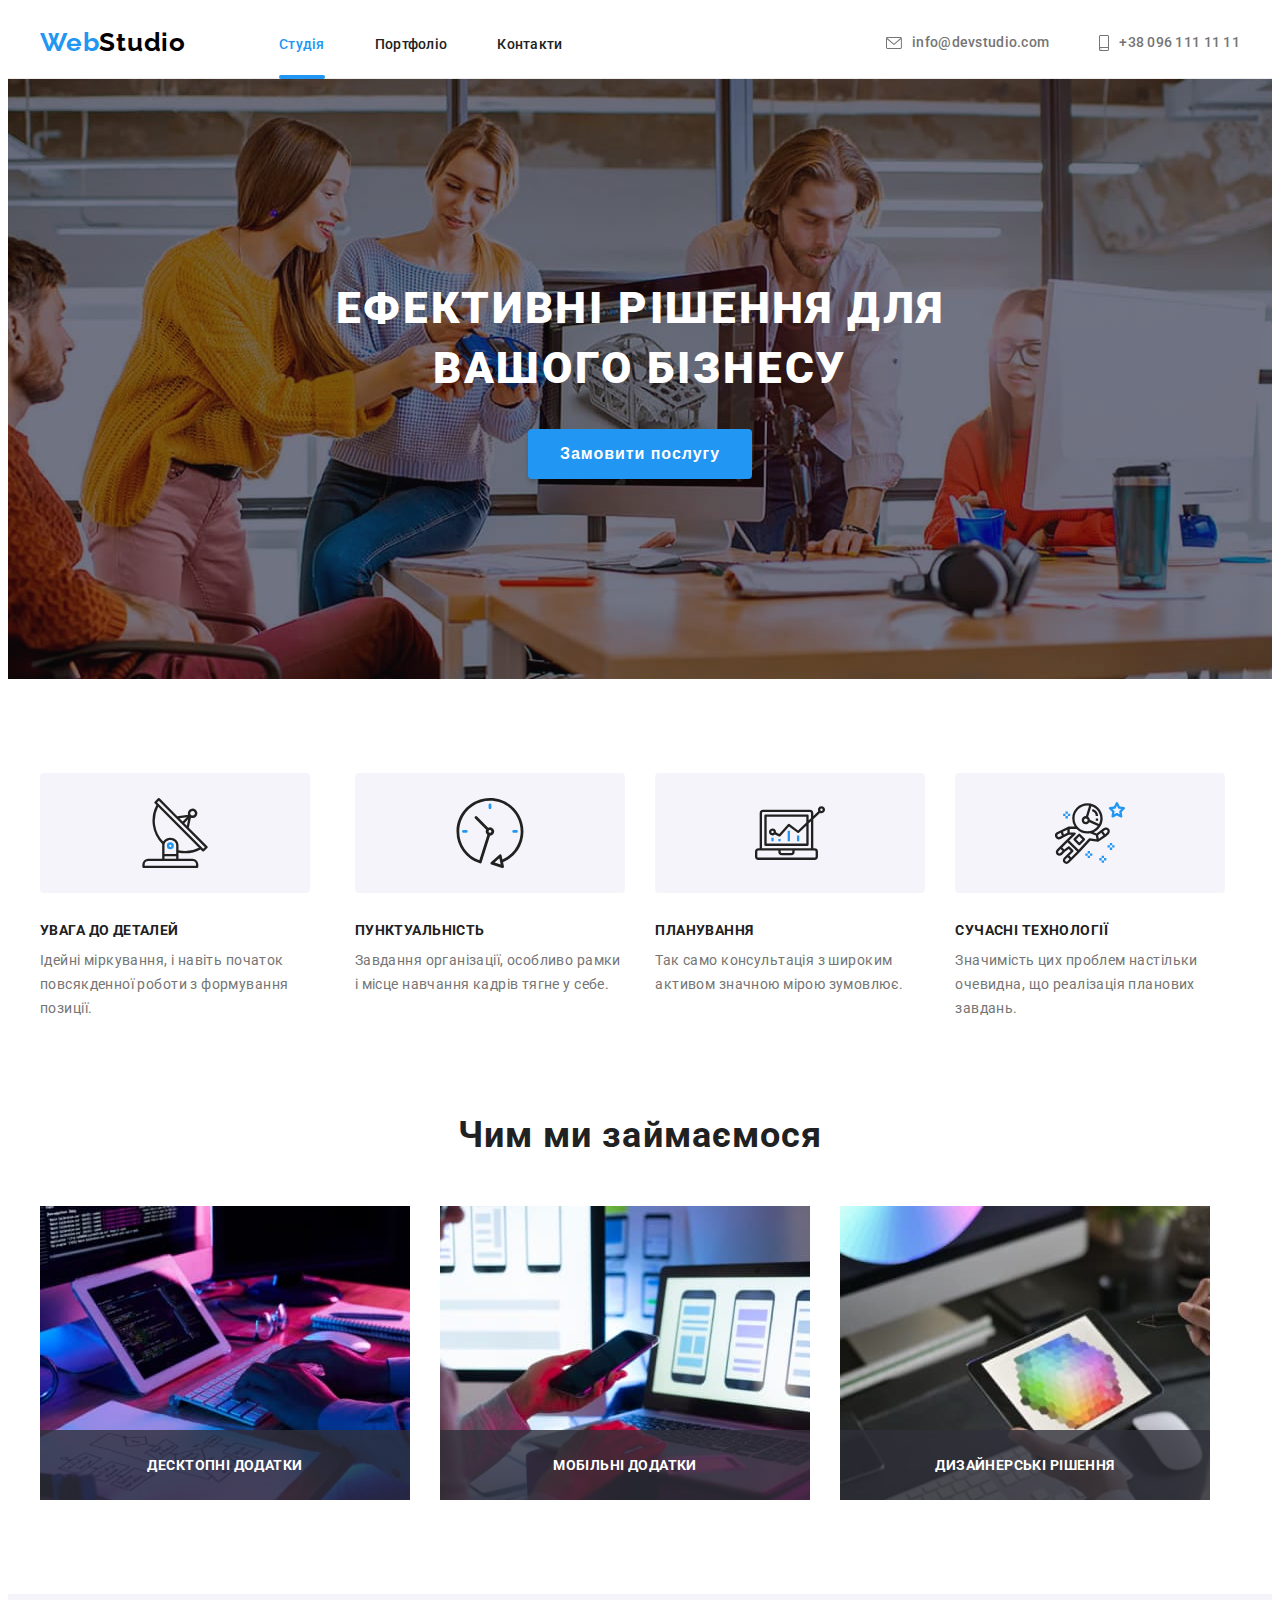
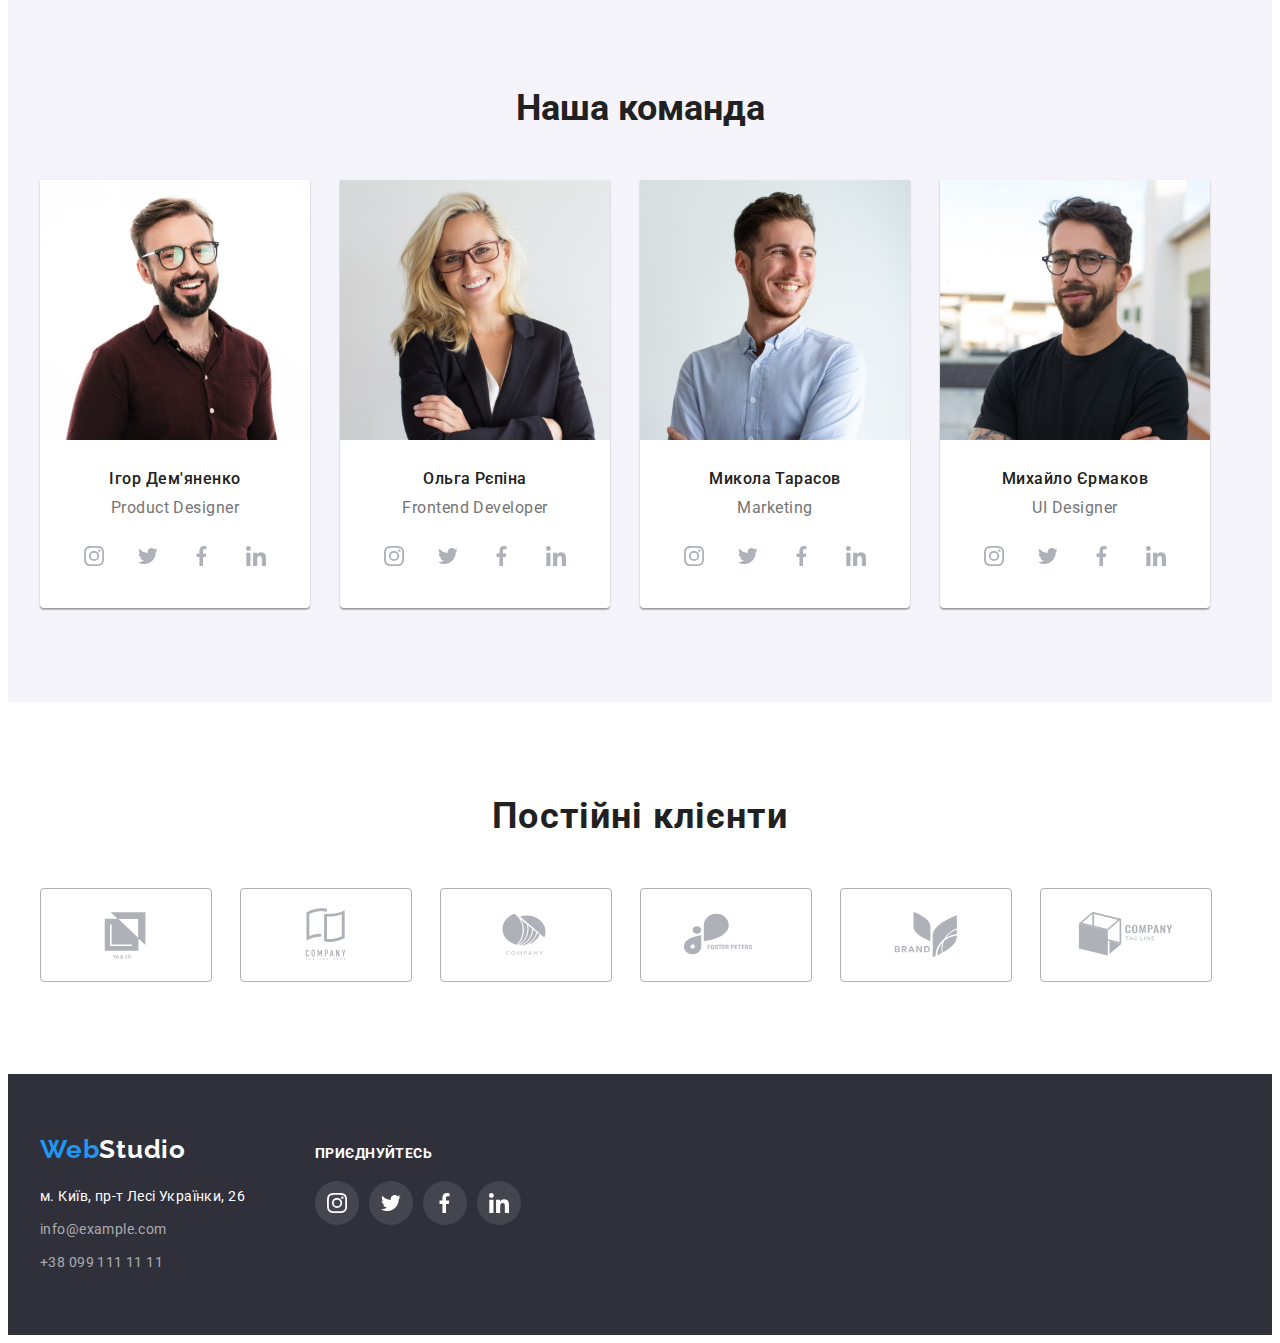
<file: index.html>
<!DOCTYPE html>
<html lang="uk">
  <head>
    <meta charset="UTF-8" />
    <meta http-equiv="X-UA-Compatible" content="IE=edge" />
    <meta name="viewport" content="width=device-width, initial-scale=1.0" />
    <title>Студія</title>

    <link rel="preconnect" href="https://fonts.googleapis.com" />
    <link rel="preconnect" href="https://fonts.gstatic.com" crossorigin />
    <link
      href="https://fonts.googleapis.com/css2?family=Raleway:wght@700&family=Roboto:wght@400;500;700;900&display=swap"
      rel="stylesheet"
    />
    <link
      rel="stylesheet"
      href="https://cdnjs.cloudflare.com/ajax/libs/modern-normalize/1.1.0/modern-normalize.min.css"
      integrity="sha512-wpPYUAdjBVSE4KJnH1VR1HeZfpl1ub8YT/NKx4PuQ5NmX2tKuGu6U/JRp5y+Y8XG2tV+wKQpNHVUX03MfMFn9Q=="
      crossorigin="anonymous"
      referrerpolicy="no-referrer"
    />
    <link rel="stylesheet" href="./css/styles.css" />
  </head>

  <body>
    <!--Site header-->
    <header class="head">
      <div class="container site-head">
        <a href="" class="logo link"
          >Web<span class="logo-part-2">Studio</span></a
        >
        <nav class="site-navigation">
          <ul class="nav-list list">
            <li class="header-item">
              <a href="./index.html" class="navigation-link link current"
                >Студія</a
              >
            </li>
            <li class="header-item">
              <a href="./portfolio.html" class="navigation-link link"
                >Портфоліо</a
              >
            </li>
            <li class="header-item">
              <a href="" class="navigation-link link">Контакти</a>
            </li>
          </ul>
        </nav>
        <ul class="header-list list">
          <li class="contact">
            <a href="mailto:info@devstudio.com" class="contact-link link"
              ><svg class="contact-icon" width="16px" height="12px">
                <use
                  href="./images/decorations/decorations.svg#icon-envelope"
                ></use></svg
              >info@devstudio.com</a
            >
          </li>
          <li class="contact">
            <a href="tel:+380961111111" class="contact-link link"
              ><svg class="contact-icon" width="10px" height="16px">
                <use
                  href="./images/decorations/decorations.svg#icon-smartphone"
                ></use></svg
              ><span>+38 096 111 11 11</span></a
            >
          </li>
        </ul>
      </div>
    </header>
    <main>
      <!-- Hero -->
      <!-- <section class="hero section"> -->
      <section class="hero">
        <div class="container">
          <h1 class="hero-title">
            Ефективні рішення для<br />
            вашого бізнесу
          </h1>
          <button data-modal-open type="button" class="order-btn" >Замовити послугу</button>
        </div>
      </section>

      <!--benefits-->
      <section class="section">
        <div class="container">
          <h2 class="hidden-title">Переваги</h2>
          <ul class="benefits-list list">
            <li class="benefit-child">
              <div class="benefit-container">
                <svg class="benefit-cont">
                  <use
                    href="./images/decorations/decorations.svg#icon-anten"
                  ></use>
                </svg>
              </div>
              <h3 class="benefits-header">УВАГА ДО ДЕТАЛЕЙ</h3>
              <p class="benefits-item">
                Ідейні міркування, і навіть початок повсякденної роботи з
                формування позиції.
              </p>
            </li>
            <li class="benefit-child">
              <div class="benefit-container">
                <svg class="benefit-cont">
                  <use
                    href="./images/decorations/decorations.svg#icon-clock"
                  ></use>
                </svg>
              </div>
              <h3 class="benefits-header">ПУНКТУАЛЬНІСТЬ</h3>
              <p class="benefits-item">
                Завдання організації, особливо рамки і місце навчання кадрів
                тягне у себе.
              </p>
            </li>
            <li class="benefit-child">
              <div class="benefit-container">
                <svg class="benefit-cont">
                  <use
                    href="./images/decorations/decorations.svg#icon-diagram"
                  ></use>
                </svg>
              </div>
              <h3 class="benefits-header">ПЛАНУВАННЯ</h3>
              <p class="benefits-item">
                Так само консультація з широким активом значною мірою зумовлює.
              </p>
            </li>
            <li class="benefit-child">
              <div class="benefit-container">
                <svg class="benefit-cont">
                  <use
                    href="./images/decorations/decorations.svg#icon-astronaut"
                  ></use>
                </svg>
              </div>
              <h3 class="benefits-header">СУЧАСНІ ТЕХНОЛОГІЇ</h3>
              <p class="benefits-item">
                Значимість цих проблем настільки очевидна, що реалізація
                планових завдань.
              </p>
            </li>
          </ul>
        </div>
      </section>
      <!--Examples-->
      <section class="padding-fix section">
        <div class="container">
          <h2 class="examlpes-head">Чим ми займаємося</h2>
          <ul class="list examples">
            <li class="example-item">
              <img
                src="./images/pack1/keyboard.jpg"
                alt="робота за клавіатурою"
                width="370"
              />
              <div class="examples-div">Десктопні додатки</div>
            </li>
            <li class="example-item">
              <img
                src="./images/pack1/phone.jpg"
                alt="робота на телефоні"
                width="370"
              />
              <div class="examples-div">Мобільні додатки</div>
            </li>
            <li class="example-item">
              <img
                src="./images/pack1/tablet.jpg"
                alt="робота за планшетом"
                width="370"
              />
              <div class="examples-div">Дизайнерські рішення</div>
            </li>
          </ul>
        </div>
      </section>
      <!--Team-->
      <section class="team section">
        <div class="container">
          <h2 class="team-title">Наша команда</h2>
          <ul class="list tim-list">
            <li class="team-child">
              <img
                src="./images/pack1/productdesigner.jpg"
                alt="Product Designer"
                width="270"
              />
              <div class="team-cont">
                <h3 class="team-name">Ігор Дем'яненко</h3>
                <p class="team-description">Product Designer</p>
                <ul class="team-social">
                  <li class="tam-social-item">
                    <a href="" class="team-social-link">
                      <svg class="team-social-icon" width="20" height="20">
                        <use
                          href="./images/decorations/decorations.svg#icon-instagram"
                        ></use>
                      </svg>
                    </a>
                  </li>
                  <li class="tam-social-item">
                    <a href="" class="team-social-link">
                      <svg class="team-social-icon" width="20" height="20">
                        <use
                          href="./images/decorations/decorations.svg#icon-twitter"
                        ></use>
                      </svg>
                    </a>
                  </li>
                  <li class="tam-social-item">
                    <a href="" class="team-social-link">
                      <svg class="team-social-icon" width="20" height="20">
                        <use
                          href="./images/decorations/decorations.svg#icon-facebook"
                        ></use>
                      </svg>
                    </a>
                  </li>
                  <li class="tam-social-item">
                    <a href="" class="team-social-link">
                      <svg class="team-social-icon" width="20" height="20">
                        <use
                          href="./images/decorations/decorations.svg#icon-linkedin"
                        ></use>
                      </svg>
                    </a>
                  </li>
                </ul>
              </div>
            </li>
            <li class="team-child">
              <img
                src="./images/pack1/frontenddeveloper.jpg"
                alt="Frontend Developer"
                width="270"
              />
              <div class="team-cont">
                <h3 class="team-name">Ольга Рєпіна</h3>
                <p class="team-description">Frontend Developer</p>
                <ul class="team-social">
                  <li class="tam-social-item">
                    <a href="" class="team-social-link">
                      <svg class="team-social-icon" width="20" height="20">
                        <use
                          href="./images/decorations/decorations.svg#icon-instagram"
                        ></use>
                      </svg>
                    </a>
                  </li>
                  <li class="tam-social-item">
                    <a href="" class="team-social-link">
                      <svg class="team-social-icon" width="20" height="20">
                        <use
                          href="./images/decorations/decorations.svg#icon-twitter"
                        ></use>
                      </svg>
                    </a>
                  </li>
                  <li class="tam-social-item">
                    <a href="" class="team-social-link">
                      <svg class="team-social-icon" width="20" height="20">
                        <use
                          href="./images/decorations/decorations.svg#icon-facebook"
                        ></use>
                      </svg>
                    </a>
                  </li>
                  <li class="tam-social-item">
                    <a href="" class="team-social-link">
                      <svg class="team-social-icon" width="20" height="20">
                        <use
                          href="./images/decorations/decorations.svg#icon-linkedin"
                        ></use>
                      </svg>
                    </a>
                  </li>
                </ul>
              </div>
            </li>
            <li class="team-child">
              <img
                src="./images/pack1/marketing.jpg"
                alt="Marketing"
                width="270"
              />
              <div class="team-cont">
                <h3 class="team-name">Микола Тарасов</h3>
                <p class="team-description">Marketing</p>
                <ul class="team-social">
                  <li class="tam-social-item">
                    <a href="" class="team-social-link">
                      <svg class="team-social-icon" width="20" height="20">
                        <use
                          href="./images/decorations/decorations.svg#icon-instagram"
                        ></use>
                      </svg>
                    </a>
                  </li>
                  <li class="tam-social-item">
                    <a href="" class="team-social-link">
                      <svg class="team-social-icon" width="20" height="20">
                        <use
                          href="./images/decorations/decorations.svg#icon-twitter"
                        ></use>
                      </svg>
                    </a>
                  </li>
                  <li class="tam-social-item">
                    <a href="" class="team-social-link">
                      <svg class="team-social-icon" width="20" height="20">
                        <use
                          href="./images/decorations/decorations.svg#icon-facebook"
                        ></use>
                      </svg>
                    </a>
                  </li>
                  <li class="tam-social-item">
                    <a href="" class="team-social-link">
                      <svg class="team-social-icon" width="20" height="20">
                        <use
                          href="./images/decorations/decorations.svg#icon-linkedin"
                        ></use>
                      </svg>
                    </a>
                  </li>
                </ul>
              </div>
            </li>
            <li class="team-child">
              <img
                src="./images/pack1/uidesigner.jpg"
                alt="UI Designer"
                width="270"
              />
              <div class="team-cont">
                <h3 class="team-name">Михайло Єрмаков</h3>
                <p class="team-description">UI Designer</p>
                <ul class="team-social">
                  <li class="tam-social-item">
                    <a href="" class="team-social-link">
                      <svg class="team-social-icon" width="20" height="20">
                        <use
                          href="./images/decorations/decorations.svg#icon-instagram"
                        ></use>
                      </svg>
                    </a>
                  </li>
                  <li class="tam-social-item">
                    <a href="" class="team-social-link">
                      <svg class="team-social-icon" width="20" height="20">
                        <use
                          href="./images/decorations/decorations.svg#icon-twitter"
                        ></use>
                      </svg>
                    </a>
                  </li>
                  <li class="tam-social-item">
                    <a href="" class="team-social-link">
                      <svg class="team-social-icon" width="20" height="20">
                        <use
                          href="./images/decorations/decorations.svg#icon-facebook"
                        ></use>
                      </svg>
                    </a>
                  </li>
                  <li class="tam-social-item">
                    <a href="" class="team-social-link">
                      <svg class="team-social-icon" width="20" height="20">
                        <use
                          href="./images/decorations/decorations.svg#icon-linkedin"
                        ></use>
                      </svg>
                    </a>
                  </li>
                </ul>
              </div>
            </li>
          </ul>
        </div>
      </section>
      <!--clients-->
      <section class="section">
        <div class="container">
          <h2 class="clients-header">Постійні клієнти</h2>
          <ul class="clients">
            <li class="clients-child">
              <a href="" class="clients-item">
                
                  <svg class="clients-icon">
                    <use
                      href="./images/decorations/decorations.svg#icon-tag-line"
                    ></use>
                  </svg>
             
              </a>
            </li>
            <li class="clients-child">
              <a href="" class="clients-item">
            
                  <svg class="clients-icon">
                    <use
                      href="./images/decorations/decorations.svg#icon-tagline"
                    ></use>
                  </svg>
             
              </a>
            </li>
            <li class="clients-child">
              <a href="" class="clients-item">
        
                  <svg class="clients-icon">
                    <use
                      href="./images/decorations/decorations.svg#icon-company"
                    ></use>
                  </svg>
         
              </a>
            </li>
            <li class="clients-child">
              <a href="" class="clients-item">
       
                  <svg class="clients-icon">
                    <use
                      href="./images/decorations/decorations.svg#icon-foster"
                    ></use>
                  </svg>
        
              </a>
            </li>
            <li class="clients-child">
              <a href="" class="clients-item">
       
                  <svg class="clients-icon">
                    <use
                      href="./images/decorations/decorations.svg#icon-brand"
                    ></use>
                  </svg>
        
              </a>
            </li>
            <li class="clients-child">
              <a href="" class="clients-item">
      
                  <svg class="clients-icon">
                    <use
                      href="./images/decorations/decorations.svg#icon-yaco"
                    ></use>
                  </svg>
       
              </a>
            </li>
          </ul>
        </div>
      </section>
    </main>
    <!--footer-->
    <footer class="bottom section">
      <div class="container footer-box">
        <div class="footer-adress-section">
          <a href="" class="logo link"
            >Web<span class="logo-footer">Studio</span></a
          >
          <address class="bottom-address">
            <ul class="list contact-list">
              <li class="contact-child">
                <a
                  class="adress-link link"
                  href="https://www.google.com.ua/maps/place/%D0%B1%D1%83%D0%BB.+%D0%9B%D0%B5%D1%81%D0%B8+%D0%A3%D0%BA%D1%80%D0%B0%D0%B8%D0%BD%D0%BA%D0%B8,+26,+%D0%9A%D0%B8%D0%B5%D0%B2,+02000/@50.4265841,30.5361971,17z/data=!3m1!4b1!4m5!3m4!1s0x40d4cf0e033ecbe9:0x57a4dffefec77da0!8m2!3d50.4265807!4d30.5383858?hl=ru"
                  >м. Київ, пр-т Лесі Українки, 26</a
                >
              </li>
              <li class="contact-child">
                <a href="mailto:info@example.com" class="link bottom-contact"
                  >info@example.com</a
                >
              </li>
              <li class="contact-child">
                <a href="tel:+380991111111" class="bottom-contact link"
                  >+38 099 111 11 11</a
                >
              </li>
            </ul>
          </address>
        </div>
        <div class="footer-links-section">
          <h2 class="footer-header">приєднуйтесь</h2>
          <ul class="social-footer">
            <li class="tam-social-item-footer">
              <a href="" class="team-social-link-footer">
                <svg class="team-social-icon" width="20" height="20">
                  <use
                    href="./images/decorations/decorations.svg#icon-instagram"
                  ></use>
                </svg>
              </a>
            </li>
            <li class="tam-social-item">
              <a href="" class="team-social-link-footer">
                <svg class="team-social-icon" width="20" height="20">
                  <use
                    href="./images/decorations/decorations.svg#icon-twitter"
                  ></use>
                </svg>
              </a>
            </li>
            <li class="tam-social-item">
              <a href="" class="team-social-link-footer">
                <svg class="team-social-icon" width="20" height="20">
                  <use
                    href="./images/decorations/decorations.svg#icon-facebook"
                  ></use>
                </svg>
              </a>
            </li>
            <li class="tam-social-item">
              <a href="" class="team-social-link-footer">
                <svg class="team-social-icon" width="20" height="20">
                  <use
                    href="./images/decorations/decorations.svg#icon-linkedin"
                  ></use>
                </svg>
              </a>
            </li>
          </ul>
        </div>
      </div>
    </footer>


    <!-- Modal -->

<div data-modal class="backdrop is-hidden">
  <div class="modal">
<button data-modal-close class="closer">
    <svg width="11" height="11">
      <use  
        href="./images/decorations/decorations.svg#icon-cross"
      ></use>
    </svg>

  </button>
  </div>
</div>



    <!-- Script-->
    <script src="./js/modal.js"></script>
  </body>
</html>
</file>
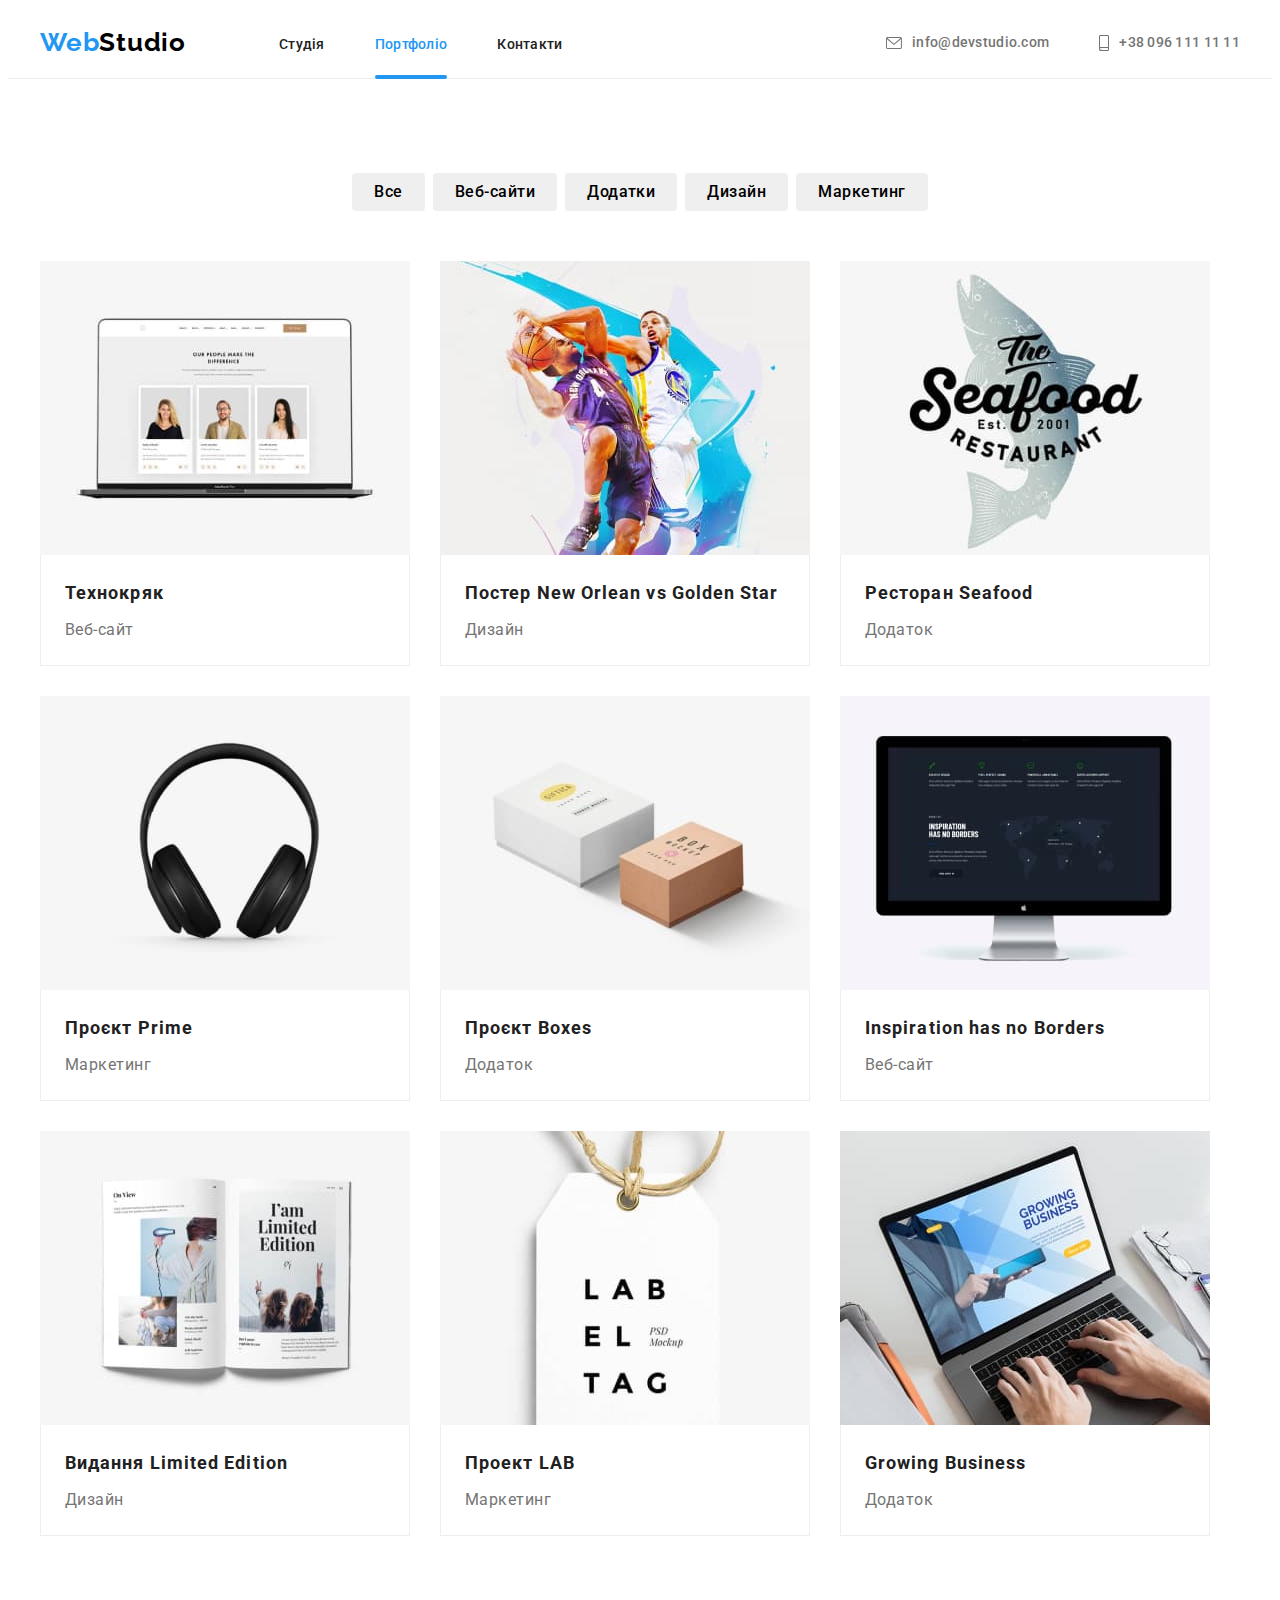
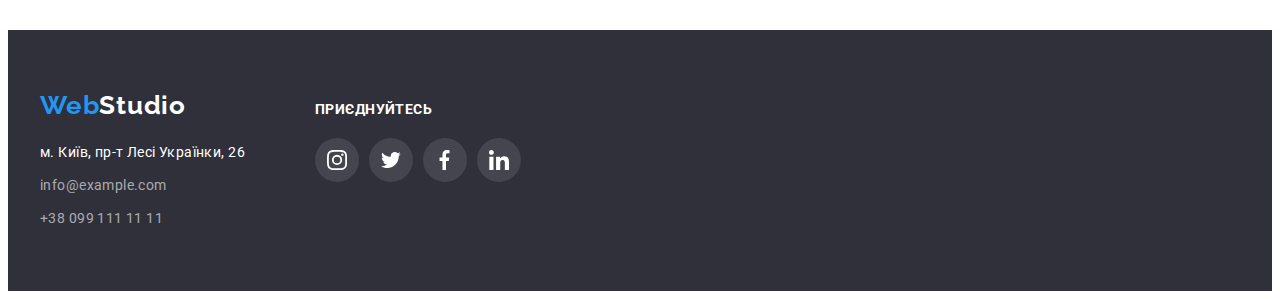
<file: portfolio.html>
<!DOCTYPE html>
<html lang="uk">
  <head>
    <meta charset="UTF-8" />
    <meta http-equiv="X-UA-Compatible" content="IE=edge" />
    <meta name="viewport" content="width=device-width, initial-scale=1.0" />
    <title>Портфоліо</title>

    <link rel="preconnect" href="https://fonts.googleapis.com" />
    <link rel="preconnect" href="https://fonts.gstatic.com" crossorigin />
    <link
      href="https://fonts.googleapis.com/css2?family=Raleway:wght@700&family=Roboto:wght@400;500;700;900&display=swap"
      rel="stylesheet"
    />
    <link
      rel="stylesheet"
      href="https://cdnjs.cloudflare.com/ajax/libs/modern-normalize/1.1.0/modern-normalize.min.css"
      integrity="sha512-wpPYUAdjBVSE4KJnH1VR1HeZfpl1ub8YT/NKx4PuQ5NmX2tKuGu6U/JRp5y+Y8XG2tV+wKQpNHVUX03MfMFn9Q=="
      crossorigin="anonymous"
      referrerpolicy="no-referrer"
    />
    <link rel="stylesheet" href="./css/styles.css" />
  </head>

  <body>
    <!--Site header-->
    <header class="head">
      <div class="container site-head">
        <a href="" class="logo link"
          >Web<span class="logo-part-2">Studio</span></a
        >
        <nav class="site-navigation">
          <ul class="nav-list list">
            <li class="header-item">
              <a href="./index.html" class="navigation-link link">Студія</a>
            </li>
            <li class="header-item">
              <a href="./portfolio.html" class="navigation-link link current"
                >Портфоліо</a
              >
            </li>
            <li class="header-item">
              <a href="" class="navigation-link link">Контакти</a>
            </li>
          </ul>
        </nav>
        <ul class="header-list list">
          <li class="contact">
            <a href="mailto:info@devstudio.com" class="contact-link link"
              ><svg class="contact-icon" width="16px" height="12px">
                <use
                  href="./images/decorations/decorations.svg#icon-envelope"
                ></use></svg
              >info@devstudio.com</a
            >
          </li>
          <li class="contact">
            <a href="tel:+380961111111" class="contact-link link"
              ><svg class="contact-icon" width="10px" height="16px">
                <use
                  href="./images/decorations/decorations.svg#icon-smartphone"
                ></use></svg
              >+38 096 111 11 11</a
            >
          </li>
        </ul>
      </div>
    </header>
    <!--Навігація портфоліо-->
    <main class="">
      <section class="section">
        <div class="container">
          <!-- <h2 class="hidden-title">Фільтр</h2> -->
          <ul class="filter list">
            <li class="filter-item">
              <button type="button" class="filter-btn">Все</button>
            </li>
            <li class="filter-item">
              <button type="button" class="filter-btn">Веб-сайти</button>
            </li>
            <li class="filter-item">
              <button type="button" class="filter-btn">Додатки</button>
            </li>
            <li class="filter-item">
              <button type="button" class="filter-btn">Дизайн</button>
            </li>
            <li class="filter-item">
              <button type="button" class="filter-btn">Маркетинг</button>
            </li>
          </ul>
          <!--Контент-->

          <h1 class="hidden-title">Приклади</h1>
          <ul class="list photos">
            <li class="content-child">
              <a href="" class="portfolio-image-link image-box">
                <div class="image-box">
                  <div class="portfolio-image-holder">
                  <img
                    src="./images/pack2/site.jpg"
                    width="370"
                    alt="Приклад сайту"
                  />
                  <div class="inf-block">Ресурс пропонує комплексні пропозиції з різним рівнем функціоналу та сервісів. Все це дозволить відвідувачу отримати вичерпні відомості про компанію чи приватну особу.</div>
            </div>
                  <div class="h2-cont">
                    <h2 class="proj-name">Технокряк</h2>
                    <p class="proj-description">Веб-сайт</p>
                  </div>
                </div>
              </a>
            </li>
            <li class="content-child">
              <a href="" class="portfolio-image-link">
                <div class="image-box">
                  <div class="portfolio-image-holder">
              <img
                src="./images/pack2/basketball.jpg"
                width="370"
                alt="Приклад постеру для баскетбольеої команди"
              />
              <div class="inf-block">Ресурс пропонує комплексні пропозиції з різним рівнем функціоналу та сервісів. Все це дозволить відвідувачу отримати вичерпні відомості про компанію чи приватну особу.</div>
            </div>
              <div class="h2-cont">
                <h2 class="proj-name">Постер New Orlean vs Golden Star</h2>
                <p class="proj-description">Дизайн</p>
              </div>
            </div>
          </a>
            </li>
            <li class="content-child">
              <a href="" class="portfolio-image-link">
                <div class="image-box">
                  <div class="portfolio-image-holder">
              <img
                class="portfolio-image"
                src="./images/pack2/seafood.jpg"
                width="370"
                alt="Лого ресторану морської їжї"
              />
              <div class="inf-block">Ресурс пропонує комплексні пропозиції з різним рівнем функціоналу та сервісів. Все це дозволить відвідувачу отримати вичерпні відомості про компанію чи приватну особу.</div>
            </div>
              <div class="h2-cont">
                <h2 class="proj-name">Ресторан Seafood</h2>
                <p class="proj-description">Додаток</p>
              </div>
            </div>
          </a>
            </li>
            <li class="content-child">
              <a href="" class="portfolio-image-link">
                <div class="image-box">
                  <div class="portfolio-image-holder">
              <img
                src="./images/pack2/headphones.jpg"
                width="370"
                alt="Навушники"
              />
              <div class="inf-block">Ресурс пропонує комплексні пропозиції з різним рівнем функціоналу та сервісів. Все це дозволить відвідувачу отримати вичерпні відомості про компанію чи приватну особу.</div>
            </div>
              <div class="h2-cont">
                <h2 class="proj-name">Проєкт Prime</h2>
                <p class="proj-description">Маркетинг</p>
              </div>
            </div>
          </a>
            </li>
            <li class="content-child">
              <a  href="" class="portfolio-image-link">
                <div class="image-box">
                  <div class="portfolio-image-holder">
              <img src="./images/pack2/boxes.jpg" width="370" alt="Коробки" />
             
                <div class="inf-block">Ресурс пропонує комплексні пропозиції з різним рівнем функціоналу та сервісів. Все це дозволить відвідувачу отримати вичерпні відомості про компанію чи приватну особу.</div>
            </div>
            <div class="h2-cont">
                <h2 class="proj-name">Проєкт Boxes</h2>
                <p class="proj-description">Додаток</p>
              </div>
            </div>
          </a>
            </li>
            <li class="content-child">
              <a href="" class="portfolio-image-link">
                <div class="image-box">
                  <div class="portfolio-image-holder">
              <img
                src="./images/pack2/insperationsite.jpg"
                width="370"
                alt="Веб-сайт"
              />
              <div class="inf-block">Ресурс пропонує комплексні пропозиції з різним рівнем функціоналу та сервісів. Все це дозволить відвідувачу отримати вичерпні відомості про компанію чи приватну особу.</div>
            </div>
              <div class="h2-cont">
                <h2 class="proj-name">Inspiration has no Borders</h2>
                <p class="proj-description">Веб-сайт</p>
              </div>
            </div>
          </a>
            </li>
            <li class="content-child">
              <a href="" class="portfolio-image-link">
                <div class="image-box">
                  <div class="portfolio-image-holder">
              <img
                src="./images/pack2/book.jpg"
                width="370"
                alt="Розгорнутий журнал"
              />
              <div class="inf-block">Ресурс пропонує комплексні пропозиції з різним рівнем функціоналу та сервісів. Все це дозволить відвідувачу отримати вичерпні відомості про компанію чи приватну особу.</div>
            </div>
              <div class="h2-cont">
                <h2 class="proj-name">Видання Limited Edition</h2>
                <p class="proj-description">Дизайн</p>
              </div>
            </div>
          </a>
            </li>
            <li class="content-child">
              <a href="" class="portfolio-image-link">
                <div class="image-box">
                  <div class="portfolio-image-holder">
              <img
                src="./images/pack2/labproject.jpg"
                width="370"
                alt="Лого проєкту лаб"
              />
              <div class="inf-block">Ресурс пропонує комплексні пропозиції з різним рівнем функціоналу та сервісів. Все це дозволить відвідувачу отримати вичерпні відомості про компанію чи приватну особу.</div>
            </div>
              <div class="h2-cont">
                <h2 class="proj-name">Проект LAB</h2>
                <p class="proj-description">Маркетинг</p>
              </div>
            </div>
          </a>
            </li>
            <li class="content-child">
              <a href="" class="portfolio-image-link">
                <div class="image-box">
                  <div class="portfolio-image-holder">
              <img
                src="./images/pack2/business.jpg"
                width="370"
                alt="Людина пише щось на ноутбуці"
              />
              <div class="inf-block">Ресурс пропонує комплексні пропозиції з різним рівнем функціоналу та сервісів. Все це дозволить відвідувачу отримати вичерпні відомості про компанію чи приватну особу.</div>
            </div>
              <div class="h2-cont">
                <h2 class="proj-name">Growing Business</h2>
                <p class="proj-description">Додаток</p>
              </div>
            </div>
          </a>
            </li>
          </ul>
        </div>
      </section>
    </main>

    <footer class="bottom section"></li>
      <div class="container footer-box">
        <div class="footer-adress-section">
          <a href="" class="logo link"
            >Web<span class="logo-footer">Studio</span></a
          >
          <address class="bottom-address">
            <ul class="list contact-list">
              <li class="contact-child">
                <a
                  class="adress-link link"
                  href="https://www.google.com.ua/maps/place/%D0%B1%D1%83%D0%BB.+%D0%9B%D0%B5%D1%81%D0%B8+%D0%A3%D0%BA%D1%80%D0%B0%D0%B8%D0%BD%D0%BA%D0%B8,+26,+%D0%9A%D0%B8%D0%B5%D0%B2,+02000/@50.4265841,30.5361971,17z/data=!3m1!4b1!4m5!3m4!1s0x40d4cf0e033ecbe9:0x57a4dffefec77da0!8m2!3d50.4265807!4d30.5383858?hl=ru"
                  >м. Київ, пр-т Лесі Українки, 26</a
                >
              </li>
              <li class="contact-child">
                <a href="mailto:info@example.com" class="link bottom-contact"
                  >info@example.com</a
                >
              </li>
              <li class="contact-child">
                <a href="tel:+380991111111" class="bottom-contact link"
                  >+38 099 111 11 11</a
                >
              </li>
            </ul>
          </address>
        </div>
        <div class="footer-links-section">
          <h2 class="footer-header">приєднуйтесь</h2>
          <ul class="social-footer">
            <li class="tam-social-item-footer">
              <a href="" class="team-social-link-footer">
                <svg class="team-social-icon" width="20" height="20">
                  <use
                    href="./images/decorations/decorations.svg#icon-instagram"
                  ></use>
                </svg>
              </a>
            </li>
            <li class="tam-social-item">
              <a href="" class="team-social-link-footer">
                <svg class="team-social-icon" width="20" height="20">
                  <use
                    href="./images/decorations/decorations.svg#icon-twitter"
                  ></use>
                </svg>
              </a>
            </li>
            <li class="tam-social-item">
              <a href="" class="team-social-link-footer">
                <svg class="team-social-icon" width="20" height="20">
                  <use
                    href="./images/decorations/decorations.svg#icon-facebook"
                  ></use>
                </svg>
              </a>
            </li>
            <li class="tam-social-item">
              <a href="" class="team-social-link-footer">
                <svg class="team-social-icon" width="20" height="20">
                  <use
                    href="./images/decorations/decorations.svg#icon-linkedin"
                  ></use>
                </svg>
              </a>
            </li>
          </ul>
        </div>
      </div>
    </footer>
  
  </body>
</html>
</file>
<file: css/styles.css>
:root {
  --primary-text-color: #212121;
  --accent-color: #2196f3;
  --secondary-text-color: #757575;
  --white-color: #ffffff;
}

body {
  font-family: "Roboto", sans-serif;
  color: var(--primary-text-color);
}
ul {
  margin: 0;
  padding: 0;
  list-style: none;
}
img {
  display: block;
  max-width: 100%;
  height: auto;
}
h1,
h2,
h3,
p {
  margin: 0;
}
.container {
  width: 1200px;
  margin: 0 auto;
  padding: 0 15px;
}
.section {
  padding-top: 94px;
  padding-bottom: 94px;
}
.list {
  list-style: none;
  padding-left: 0;
}
.link {
  text-decoration: none;
  font-style: normal;
}
.hidden-title {
  position: absolute;
  /* white-space: space; */
  width: 1px;
  height: 1px;
  overflow: hidden;
  border: 0;
  padding: 0;
  clip: rect(0 0 0 0);
  clip-path: inset(50%);
  margin: -1px;
}

/*-------HEADER--------*/
.head {
  border-bottom: solid 1px #ececec;
}
.site-head {
  display: flex;
  align-items: center;
  align-self: flex-start;
  height: 70px;
}
.logo {
  font-family: "Raleway", sans-serif;
  font-weight: 700;
  font-size: 26px;
  line-height: 1.2;
  letter-spacing: 0.03em;
  color: var(--accent-color);
}
.logo-part-2 {
  color: #000000;
}
.logo-footer {
  color: var(--white-color);
}
.site-navigation {
  margin-left: 93px;
}

.nav-list {
  display: flex;
}
.nav-list .header-item:last-child {
  margin-right: 0;
}
.header-item {
  margin-right: 50px;
}
.navigation-link {
  color: var(--primary-text-color);
  font-weight: 500;
  font-size: 14px;
  line-height: 1.14;
  letter-spacing: 0.02em;
  transition: color 250ms cubic-bezier(0.4, 0, 0.2, 1);
}
.navigation-link:hover,
.navigation-link:focus {
  color: var(--accent-color);
}

.current {
  color: var(--accent-color);
  position: relative;
}
.current::after {
  position: absolute;
  content: "";
  display: block;
  width: 100%;
  height: 4px;
  background-color: var(--accent-color);
  bottom: 0;
  margin-bottom: -27px;
  border-radius: 2px;
  cursor: auto;
}

.contact-link {
  font-weight: 500;
  font-size: 14px;
  line-height: 1.14;
  letter-spacing: 0.02em;
  color: var(--secondary-text-color);
  display: flex;
  align-items: center;
  transition: color 250ms cubic-bezier(0.4, 0, 0.2, 1);
}
.contact-link:hover,
.contact-link:focus {
  color: var(--accent-color);
}
.header-list {
  display: flex;
  margin-left: auto;
}
.header-list .contact + .contact {
  margin-left: 50px;
}
.contact-icon {
  fill: var(--secondary-text-color);
  margin-right: 10px;
  transition: fill 250ms cubic-bezier(0.4, 0, 0.2, 1);
}
.contact-link:hover .contact-icon,
.contact-link:focus .contact-icon {
  fill: var(--accent-color);
}
/*------------HERO-------------*/
.hero {
  background-color: var(--primary-text-color);
  background-image: linear-gradient(
      rgba(25, 28, 38, 0.2),
      rgba(25, 28, 38, 0.2)
    ),
    url(../images/decorations/herobacg.jpg);
  padding-top: 200px;
  padding-bottom: 200px;
  background-position: center;
  background-repeat: no-repeat;
  background-size: auto;
  max-width: 1600px;
  margin-left: auto;
  margin-right: auto;
}
.hero-title {
  margin-top: 0;
  margin-bottom: 0;

  font-weight: 900;
  font-size: 44px;
  line-height: 1.36;
  text-align: center;
  letter-spacing: 0.06em;
  text-transform: uppercase;
  color: var(--white-color);
}
.order-btn {
  margin: auto;
  margin-top: 30px;

  padding-left: 32px;
  padding-bottom: 10px;
  padding-right: 32px;
  padding-top: 10px;

  box-shadow: 0px 4px 4px rgba(0, 0, 0, 0.15);
  border-radius: 4px;
  border: transparent;

  background: var(--accent-color);
  font-weight: 700;
  font-size: 16px;
  line-height: 1.88;
  display: flex;
  align-items: center;
  text-align: center;
  letter-spacing: 0.06em;
  color: var(--white-color);
  cursor: pointer;
}

/*--------------BENEFITS-------------*/
.benefit-cont {
  width: 70px;
  height: 70px;
}

.benefits-list {
  display: flex;
}
.benefit-child {
  margin-left: 0px;
}
.benefits-list .benefit-child + .benefit-child {
  margin-left: 30px;
}
.benefit-container {
  margin-bottom: 30px;

  width: 270px;
  height: 120px;

  background: #f5f4fa;
  border-radius: 4px;
  display: flex;
  align-items: center;
  justify-content: center;
}

.benefits-header {
  margin-bottom: 10px;
  margin-top: 0px;

  font-weight: 700;
  font-size: 14px;
  line-height: 1.14;
  letter-spacing: 0.03em;
  text-transform: uppercase;

  color: var(--primary-text-color);
}
.benefits-item {
  margin-bottom: 0px;
  margin-top: 0px;

  font-size: 14px;
  line-height: 1.71;
  letter-spacing: 0.03em;
  color: var(--secondary-text-color);
}
/*--------------EXAMPLES-------------*/
.padding-fix {
  padding-top: 0;
}
.examlpes-head {
  margin-top: 0px;
  margin-bottom: 50px;

  font-weight: 700;
  font-size: 36px;
  line-height: 1.16;
  text-align: center;
  letter-spacing: 0.03em;
}
.examples {
  display: flex;
  margin: auto;
}
.example-item {
  margin-right: 0px;
  position: relative;
}
.examples-div {
  position: absolute;
  background-color: rgba(47, 48, 58, 0.8);
  bottom: 0;
  width: 100%;
  height: 70px;
  display: flex;
  justify-content: center;
  align-items: center;

  font-weight: 700;
  font-size: 14px;
  line-height: 1.15;
  letter-spacing: 0.03em;
  text-transform: uppercase;

  color: var(--white-color);
}

.examples .example-item + .example-item {
  margin-left: 30px;
}

/*--------------TEAM-------------*/
.team {
  background-color: #f5f4fa;
}
.tim-list {
  display: flex;
}
.team-cont {
  padding-top: 30px;
  padding-bottom: 30px;
}
.team-child {
  background: var(--white-color);
  box-shadow: 0px 1px 3px rgba(0, 0, 0, 0.12), 0px 1px 1px rgba(0, 0, 0, 0.14),
    0px 2px 1px rgba(0, 0, 0, 0.2);
  border-radius: 0px 0px 4px 4px;
  margin-left: 0;
}
.tim-list .team-child + .team-child {
  margin-left: 30px;
}

.team-title {
  margin-top: 0px;
  margin-bottom: 50px;

  font-weight: 700;
  font-size: 36px;
  line-height: 1.16;
  text-align: center;
}
.team-name {
  margin-bottom: 10px;

  font-weight: 500;
  font-size: 16px;
  line-height: 1.18;
  text-align: center;
  letter-spacing: 0.03em;
}
.team-description {
  font-size: 16px;
  line-height: 1.18;
  text-align: center;
  letter-spacing: 0.03em;
  color: var(--secondary-text-color);
}
.team-social {
  margin-top: 16px;
  display: flex;
  justify-content: center;
  gap: 10px;
}
.team-social-link {
  width: 44px;
  height: 44px;
  border-radius: 50%;
  /* background-color: blue; */
  display: flex;
  align-items: center;
  justify-content: center;
  transition: background-color 250ms cubic-bezier(0.4, 0, 0.2, 1);
}
.team-social-icon {
  fill: #afb1b8;
  transition: fill 250ms cubic-bezier(0.4, 0, 0.2, 1);
}
.team-social-link:hover,
.team-social-link:focus {
  background-color: var(--accent-color);
}

.team-social-link:hover .team-social-icon,
.team-social-link:focus .team-social-icon {
  fill: var(--white-color);
}
/* --------------CLIENTS----------------- */
.clients-header {
  margin-bottom: 50px;

  font-weight: 700;
  font-size: 36px;
  line-height: 1.16;
  text-align: center;
  letter-spacing: 0.03em;
  color: var(--primary-text-color);
}
.clients {
  display: flex;
  gap: 30px;
}

.clients-child {
  height: 92px;
  width: 170px;
  justify-content: center;
}
.clients-item {
  border-radius: 4px;
  border: 1px solid #afb1b8;

  width: 100%;
  height: 100%;
  display: flex;
  align-items: center;
  justify-content: center;

  transition: border 250ms cubic-bezier(0.4, 0, 0.2, 1);
}
.clients-icon {
  height: 60px;
  width: 106px;
  fill: #afb1b8;

  transition: fill 250ms cubic-bezier(0.4, 0, 0.2, 1);
}
.client-box {
  outline: solid #afb1b8 1px;
  border-radius: 4px;
}
.clients-item:hover,
.clients-item:focus {
  border: 1px solid var(--accent-color);
  border-radius: 4px;
}
.clients-item:hover .clients-icon,
.clients-item:focus .clients-icon {
  fill: var(--accent-color);
  border-radius: 4px;
}

/*--------------FOOTER-------------*/
.footer-box {
  display: flex;
  align-items: baseline;
}
.bottom {
  background-color: #2f303a;
  padding-top: 60px;
  padding-bottom: 60px;
  /* padding-left: 215px; */
}
.bottom-address {
  margin-top: 20px;
}
.adress-link {
  font-size: 14px;
  line-height: 1.71;
  letter-spacing: 0.03em;
  color: var(--white-color);
  font-style: normal;
}
.bottom-contact {
  font-size: 14px;
  line-height: 1.71;
  letter-spacing: 0.03em;
  color: rgba(255, 255, 255, 0.6);
}
.contact-child {
  margin-top: 0px;
}
.contact-list .contact-child + .contact-child {
  margin-top: 9px;
}
.footer-header {
  font-weight: 700;
  font-size: 14px;
  line-height: 1.14;
  letter-spacing: 0.03em;
  text-transform: uppercase;
  color: var(--white-color);
}
.social-footer {
  margin-top: 20px;
  display: flex;
  justify-content: center;
  gap: 10px;
}
.footer-links-section {
  margin-left: 70px;
}
.team-social-link-footer {
  margin-bottom: 0;
}
.team-social-link-footer {
  width: 44px;
  height: 44px;
  border-radius: 50%;
  background-color: rgba(255, 255, 255, 0.1);

  display: flex;
  align-items: center;
  justify-content: center;

  transition: background-color 250ms cubic-bezier(0.4, 0, 0.2, 1);
}
.team-social-link-footer .team-social-icon {
  fill: var(--white-color);
}
.team-social-link-footer:hover,
.team-social-link-footer:focus {
  background-color: var(--accent-color);
}

.team-social-link-footer:hover .team-social-icon,
.team-social-link-footer:focus .team-social-icon {
  fill: var(--white-color);
}

/*-------------------------------------*/
/*--------------PORTFOLIO--------------*/
/*-------------------------------------*/

/*--------FILTER SECTION---------*/

.filter {
  /* margin:auto; */
  justify-content: center;
  margin-bottom: 50px;
  display: flex;
}
.filter-btn {
  padding-left: 22px;
  padding-right: 22px;
  padding-top: 6px;
  padding-bottom: 6px;
  border: none;

  font-family: "Roboto";
  font-style: normal;
  font-weight: 500;
  font-size: 16px;
  line-height: 1.62;
  text-align: center;
  letter-spacing: 0.03em;
  cursor: pointer;
  border-radius: 4px;

  transition: background-color 250ms cubic-bezier(0.4, 0, 0.2, 1),
    color 250ms cubic-bezier(0.4, 0, 0.2, 1),
    box-shadow 250ms cubic-bezier(0.4, 0, 0.2, 1);
}
.filter-item {
  margin-left: 0px;
}
.filter .filter-item + .filter-item {
  margin-left: 8px;
}
.filter-btn:hover,
.filter-btn:focus {
  background-color: var(--accent-color);
  color: var(--white-color);
  box-shadow: 0px 3px 1px rgba(0, 0, 0, 0.1), 0px 1px 2px rgba(0, 0, 0, 0.08),
    0px 2px 2px rgba(0, 0, 0, 0.12);
  border-radius: 4px;
}
/*-------------content-----------*/
.content-section {
  padding-top: 0;
}
.photos {
  gap: 30px;
  display: flex;
  flex-wrap: wrap;
}
.portfolio-image-link {
  text-decoration: none;
}

.image-box {
  transition: box-shadow 250ms cubic-bezier(0.4, 0, 0.2, 1);
}
.portfolio-image-holder {
  position: relative;
  overflow: hidden;
}
.inf-block {
  position: absolute;
  height: 100%;
  width: 100%;
  background-color: rgba(33, 150, 243, 0.9);

  font-weight: 400;
  font-size: 18px;
  line-height: 156%;
  letter-spacing: 0.03em;
  color: var(--white-color);

  padding-top: 63px;
  padding-left: 24px;
  padding-right: 24px;

  transition: transform 250ms cubic-bezier(0.4, 0, 0.2, 1);
}
.portfolio-image-link:hover .inf-block,
.portfolio-image-link:hover .inf-block {
  transform: translate(0, -100%);
}

.portfolio-image-link:hover .image-box,
.portfolio-image-link:focus .image-box {
  box-shadow: 0px 1px 1px rgba(0, 0, 0, 0.12), 0px 4px 4px rgba(0, 0, 0, 0.06),
    1px 4px 6px rgba(0, 0, 0, 0.16);
}

.proj-name {
  margin-bottom: 4px;

  font-weight: 700;
  font-size: 18px;
  line-height: 2;
  letter-spacing: 0.06em;
  color: var(--primary-text-color);
}
.proj-description {
  font-size: 16px;
  line-height: 1.88;

  letter-spacing: 0.03em;

  color: var(--secondary-text-color);
}
.h2-cont {
  padding-bottom: 20px;
  padding-top: 20px;
  padding-left: 24px;
  padding-right: 24px;

  border-left: 1px solid #eeeeee;
  border-bottom: 1px solid #eeeeee;
  border-right: 1px solid #eeeeee;
}
/* ------------MODAL----------- */
.backdrop {
  position: fixed;
  top: 0;
  left: 0;
  width: 100%;
  height: 100%;
  background: rgba(0, 0, 0, 0.2);
  transition: opacity 250ms cubic-bezier(0.4, 0, 0.2, 1),visibility 250ms cubic-bezier(0.4, 0, 0.2, 1);

}
.backdrop.is-hidden {
  visibility: hidden;
  opacity: 0;
  pointer-events: none;
}
.modal {
  width: 528px;
  height: 581px;
  background-color: var(--white-color);

 
  box-shadow: 0px 1px 3px rgba(0, 0, 0, 0.12), 0px 1px 1px rgba(0, 0, 0, 0.14), 0px 2px 1px rgba(0, 0, 0, 0.2);
  border-radius: 4px;

  position: absolute;
  top: 50%;
  left: 50%;
  transform: translate(-50%, -50%);
}
.closer {
  border-radius: 100%;
  padding: auto;
  height: 30px;
  width: 30px;

  border: 1px solid rgba(0, 0, 0, 0.1);
  cursor: pointer;
  position: absolute;
  top: 6px;
  right: 6px;
}
</file>
